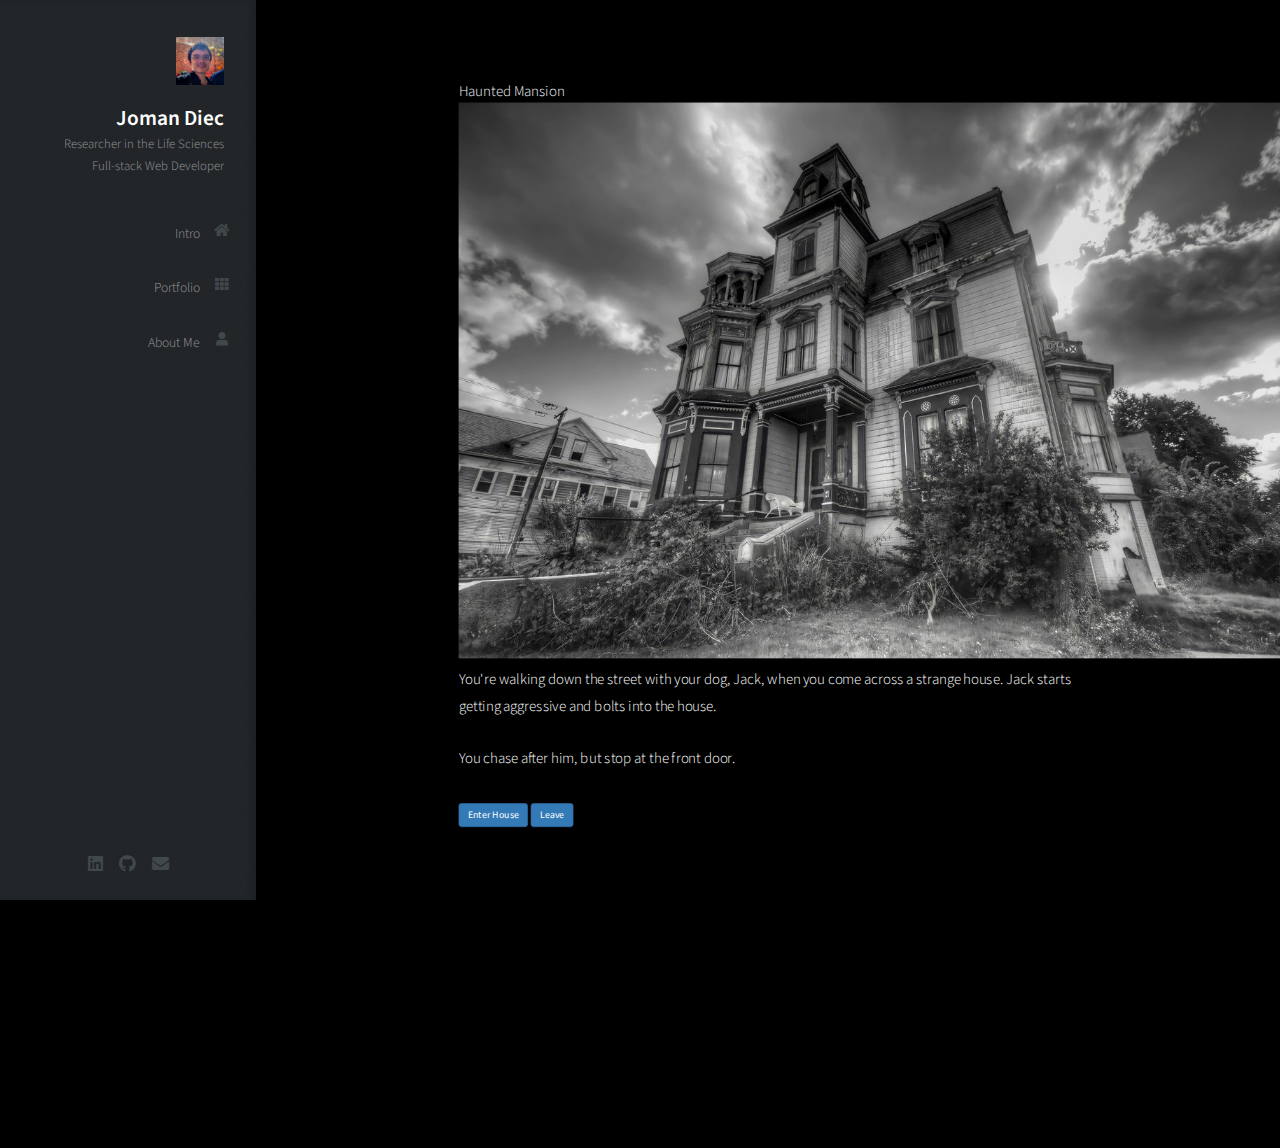
<file: haunted_mansion.html>
<!DOCTYPE html>
<html lang='en'>
<head>
  <title>Haunted Mansion</title>
  <meta name="viewport" content="width=device-width, initial-scale=1">
<link rel="stylesheet" href="https://maxcdn.bootstrapcdn.com/bootstrap/3.4.1/css/bootstrap.min.css">
  <link href="https://cdn.jsdelivr.net/npm/bootstrap@5.0.2/dist/css/bootstrap.min.css" rel="stylesheet" integrity="sha384-EVSTQN3/azprG1Anm3QDgpJLIm9Nao0Yz1ztcQTwFspd3yD65VohhpuuCOmLASjC" crossorigin="anonymous">
  <script src="https://ajax.googleapis.com/ajax/libs/jquery/3.6.0/jquery.min.js"></script>
  <script src="https://maxcdn.bootstrapcdn.com/bootstrap/3.4.1/js/bootstrap.min.js"></script>

  <style>

    .dark-mode {
      background-color: black;
      color: white;
    }

    [data-theme="dark"]{
      color: black;
    }

    .spoiler{ 
      color:transparent; 
      background-color:transparent;
    }
    
    .spoiler:hover{
      color: white;
      }
  </style>
  
  <title>Prologue by HTML5 UP</title>
  <meta charset="utf-8" />
  <meta name="viewport" content="width=device-width, initial-scale=1, user-scalable=no" />
  <link rel="stylesheet" href="assets/css/main.css" />
</head>

<body class="is-preload">
  <!-- Header -->
  <div id="header">

    <div class="top">

      <!-- Logo -->
        <div id="logo">
          <span class="image avatar48"><img src="images/profile_photo.jpg" alt="" /></span>
          <h1 id="title">Joman Diec</h1>
          <p>Researcher in the Life Sciences</p>
          <p>Full-stack Web Developer</p>
        </div>

      <!-- Nav -->
        <nav id="nav">
          <ul>
            <li><a href="index.html#top" id="top-link"><span class="icon solid fa-home">Intro</span></a></li>
            <li><a href="index.html#portfolio" id="portfolio-link"><span class="icon solid fa-th">Portfolio</span></a></li>
            <li><a href="index.html#about" id="about-link"><span class="icon solid fa-user">About Me</span></a></li>
            <!-- <li><a href="#contact" id="contact-link"><span class="icon solid fa-envelope">Contact</span></a></li> -->
          </ul>
        </nav>

    </div>

    <div class="bottom">

      <!-- Social Icons -->
        <ul class="icons">
          <!-- <li><a href="#" class="icon brands fa-twitter"><span class="label">Twitter</span></a></li> -->
          <li><a href="https://www.linkedin.com/in/joman-diec-6067b59/" class="icon brands fa-linkedin"><span class="label">LinkedIn</span></a></li>
          <li><a href="https://github.com/JomanDiec" class="icon brands fa-github"><span class="label">Github</span></a></li>
          <!-- <li><a href="#" class="icon brands fa-dribbble"><span class="label">Dribbble</span></a></li> -->
          <li><a href=""mailto:jobiochem@yahoo.com"" class="icon solid fa-envelope"><span class="label">Email</span></a></li>
        </ul>

    </div>

  </div>
<div id="main">
  <div 
    id='haunted_mansion' 
    class="card text-white; bg-dark mb-3; card border-danger mb-3" 
    style="padding: 40px 70px;transform: scale(0.7);position:relative;left:0px;top: -120px;">
    

  <div class="card-header">
    <h1 style="color: ghostwhite;">Haunted Mansion</h1>
  </div>
  
  <div id='start_page'>
    <img src="img/haunted_mansion.jpg" class="card-img-top" alt="Haunted Mansion" height="auto">
    <p>You're walking down the street with your dog, Jack, when you come across a strange house. Jack starts getting aggressive and bolts into the house.
    <br>
    <br>
    You chase after him, but stop at the front door.</p>
    <button id="enter_house_btn" type="button" class="btn btn-primary">Enter House</button>
    <button id="leave_btn" type="button" class="btn btn-primary">Leave</button>
  </div>

  <div id='game_over' style='display:none'>
    <img src="img/you_lose.gif" class="card-img-top" alt="you lose" height="auto">
    <p id='game_over_txt'>You leave and never see Jack again. You lose.</p>
    <br>
    <button id="start_over" type="button" class="btn btn-primary">Start Over</button>
  </div>

  <div id='grand_hall' style='display:none'>
    <img src="img/grand_hall.jpg" class="card-img-top" alt="grand hall" height="auto">
    <h3>Grand Hall</h3>
    <p>Looking around, you see doors to the...</p>
    <br>
    <button id="front_door_btn" type="button" class="btn btn-primary">Front Door</button>
    <button id="living_room_btn" type="button" class="btn btn-primary">Living Room</button>
    <button id="bedroom_btn" type="button" class="btn btn-primary">Bedroom</button>
    <button id="library_btn" type="button" class="btn btn-primary">Library</button>
    <button id="dining_room_btn" type="button" class="btn btn-primary">Dining Room</button>
  </div>

  <div id='front_door' style='display:none'>
    <img src="img/front_door.webp" class="card-img-top" alt="front door" height="auto">
    <br>
    <h3>Front Door</h3>
    <p id='front_door_locked'>Drat! I just came in through this door and now it's locked. How do I get out of here?</p>
    <p id='front_door_unlocked' style='display:none'>The front door key works!! I can leave. Except... aren't we forgetting our little friend?</p>
    <button id="front_grand_hall_btn" type="button" class="btn btn-primary">Return to Grand Hall</button>
    <button id="unlock_front_door_btn" type="button" class="btn btn-primary" style='display:none'>Unlock Front Door and Escape!</button>
  </div>

  <div id='you_win' style='display:none'>
    <img src="img/you_win.jpg" alt="you win!" height="auto">
    <h3>You Win! Congratulations!</h3>
    <p>You escaped the Haunted House with Jack. You go out for drinks to celebrate.</p>
    <br>
    <button id="new_game_btn" type="button" class="btn btn-primary">New game</button>
  </div>

  <div id='living_room' style='display:none'>
    <img src="img/living_room.jpg" class="card-img-top" alt="living room" height="auto">
    <br>
    <h3>Living Room</h3>
    <p>This room's pretty empty... wait, what's that?
      <br>
      <em>You see an oddly modern smart lock featuring bluetooth access, fingerprint scanner, and voice command. You try out the keypad</em></p>
      <input type="number" placeholder='Enter Combination' id="combination" data-theme ='dark'>
      <button id="combination_btn" type="button" class="btn btn-primary">
        Enter
      </button>
      <p id='combo_result'>   </p>
      <button id="living_grand_hall_btn" type="button" class="btn btn-primary">Return to Grand Hall</button>
  </div>

  <div id='found_key' style='display:none'>
    <img class="card-img-top" src="img/found_key.webp" alt="found the key!" height="auto">
    <br>
    <h3>It Worked!</h3>
    <p>You find a key inside the safe. I wonder what it's for?</p>
    <br>
      <button id="found_key_grand_hall_btn" type="button" class="btn btn-primary">Return to Grand Hall</button>
  </div>

  <div id='empty_safe' style='display:none'>
    <img src="img/empty_safe.jpg" class="card-img-top" alt="empty safe!" height="auto">
    <br>
    <h3>Living Room</h3>
    <p>Safe is already opened and you have they key!</p>
    <br>
      <button id="empty_safe_grand_hall_btn" type="button" class="btn btn-primary">Return to Grand Hall</button>
  </div>

  <div id='bedroom' style='display:none'>
    <img src="img/bedroom_door.jpg" class="card-img-top" alt="bedroom door" height="auto">
    <br>
    <h3>Bedroom</h3>
    <p>Hmm... door is locked.
      <br>
      <em>Ruffling sound</em>
      <br>
      There's something inside! Let's get out of here!! </p>
    <span>
      <button id="bedroom_grand_hall_btn" type="button" class="btn btn-primary" style='display:inline-block'>Return to Grand Hall</button>
      <button id="unlock_bedroom_btn" type="button" class="btn btn-primary" style='display:none'>Unlock Bedroom Door</button>
    </span>
  </div>

  <div id='jack_bedroom' style='display:none'>
    <img src="img/bedroom_dog.jpg" class="card-img-top" alt="Found Jack!" height="auto">
    <br>
    <h3>Bedroom</h3>
    <p>The key from the ghost worked!</p>

      <p>You found Jack! He's alive and well but a little grumpy for being woken up. Now we need to get out!</p>
    <br>
      <button id="jack_grand_hall_btn" type="button" class="btn btn-primary">Return to Grand Hall</button>
  </div>

  <div id='library' style='display:none'>
    <img src="img/library.jpg" class="card-img-top" alt="library" height="auto">
    <br>
    <h3>Library</h3>
    <p>Lots of books here. Wonder if there's anything worth reading...</p>
    <button id="the_closet_btn" type="button" class="btn btn-success">The Closet</button>
    <button id="temptress_btn" type="button" class="btn btn-success">My Tiny Little Temptress</button>
    <button id="last_messages_btn" type="button" class="btn btn-success">Last Messages</button>
    <br>
    <br>
    <button id="library_grand_hall_btn" type="button" class="btn btn-primary">Return to Grand Hall</button>
  </div>

  <div id='the_closet' style='display:none'>
    <img src="img/clawchaser.webp" class="card-img-top" alt="the closet" height="auto">
    <br>
    <h3>The Closet</h3>
    <p>"Dad!" she screamed.</p>
    <p>"Honey, I'm here. Is everything okay?" he asked.</p>      
    <p>She nodded. "Clawchaser won't let me sleep."</p>
    <p>"Clawchaser? That's funny, when I was a kid, my monster's name was Clawchaser too! Maybe he's coming for me, not you." he laughed.</p>      
    <p>She reached to turn off the light.</p>      
    <p>"He told me the same thing." </p>
    <button id="finish_closet_btn" type="button" class="btn btn-primary">Finish Reading</button>
  </div>

  <div id='temptress' style='display:none'>
    <img src="img/temptress.webp" class="card-img-top" alt="my tiny little temptress" height="auto">
    <br>
    <h3>My Tiny Little Temptress</h3>
      <p>60% of marriages end in infidelity. All the signs were there, but I didn’t want to believe it. It took a while to accept, but I knew the truth. My husband was cheating on me.</p>
      <p>Something had to be done, obviously. I love my husband. I’m not having some little temptress steal him away from me! So I took matters into my own hands.</p>
      <p>Thank god she’s still little. I don’t think I could have drowned her that easily if she could walk just yet.</p>
      <br>
      <p><em>Wait what is that written on the side?</em></p>

      <span class='spoiler'>"Combo: 0666"</span>
    <button id="finish_temptress_btn" type="button" class="btn btn-primary">Finish Reading</button>
  </div>

  <div id='last_messages' style='display:none'>
    <img src="img/axe_murderer.jpg" class="card-img-top" alt="last messages" height="auto">    
    <p>I love you mom</p>
    <p>I can hear footsteps on the stairs I think he’s outside my room</p>
    <p>I hear sirens but they’re far away</p>
    <p>I’m hiding in the closet I hope he didn’t hear me</p>
    <p>hang on I heard something downstairs</p>
    <p>the cops are already here looking for him, they’ll catch him</p>
    <p>Don’t worry mom, I’m SAFE, I love you.</p>
    <p>The cops said he’s some escaped serial killer and he’s been breaking into homes around the area</p>
    <p>Yes mom it’s on the news now. Ill keep my doors locked.</p>

    <p><em>* Messages are displayed in chronological order, with most recent at the top.</em></p>
    <button id="finish_messages_btn" type="button" class="btn btn-primary">Finish Reading</button>
  </div>

  <div id='dining_room' style='display:none'>
    <img src="img/dining_room.jpg" class="card-img-top" alt="dining room" height="auto">
    <br>
    <h3>Dining room</h3>
    <p><em>"whoo-oo-oo-oo..."</em></p>

    <p id='ghost_intro'>Oh whoops. You weren't supposed to see us. I thought you were going to the other room. Now that you found us, I'll give you a gift if you answer my riddle:</p>
    <p id='ghost_dismiss' style='display:none'>What are you doing back here? I already gave you the key. Shooo!!!</p>
    
    <div id='rand_riddle'><em></em></div>
      <input type="text" placeholder='Enter Answer' id="riddle_answer_box" data-theme ='dark'> <button id="riddle_answer_btn" type="button" class="btn btn-primary">Enter</button>
      <p id='riddle_result'>   </p>
    <button id="dining_grand_hall_btn" type="button" class="btn btn-primary">Return to Grand Hall</button>
  </div>

  <div id='found_bedroom_key' style='display:none'>
    <img class="card-img-top" src="img/bedroom_key.jpg" alt="solved the riddle!" height="auto">
    <br>
    <h3>You Got It!</h3>
    <p>"Blast, you're too smart! Here's my gift."</p>
    <br>
      <button id="bedroom_key_grand_hall_btn" type="button" class="btn btn-primary">Return to Grand Hall</button>
  </div>

  <div id='angry_ghost' style='display:none'>
    <img src="img/angry_ghost.webp" class="card-img-top" alt="angry ghost!" height="auto">
    <h2>An angry ghost has found you!</h2>
    <h4 id='escape_key' style='color:red'></h4>
    <br>
    <h4 id='escape_result' style='color:red'></h4>
    <br>
      <button id="ghost_grand_hall_btn" type="button" class="btn btn-primary" style="display:none">Return to Grand Hall</button>
  </div>
</div>

<audio id='scream' src='img/female_scream.wav' preload></audio>
</div>
  <script>
    var min = Math.ceil(0);
    var max = Math.floor(2);
    var rand_index;
    const char_set = 'ABCDEFGHIJKLMNOPQRSTUVWXYZ';
    var rand_char;
    var health = 5;

    const riddles = [
      {'question':'<p>The person who built it sold it.</p><p>The person who bought it never used it.</p><p>The person who used it never saw it.</p><p>What is it?</p>', 'answer':'coffin'},
      {'question':"<p>I have a name but it isn\’t mine</p><p>You don\’t think about me while in your prime</p><p>People cry when I\’m in their sight</p><p>Others lie with me all day and night.</p><p>What am I?</p>", 'answer':'tombstone'},
      {'question':'<p>Can I <b>count</b> on you to tell me the next three letters in the sequence:</p><p>OTTFFSS?</p>', 'answer':'ENT'},
      ]

    document.addEventListener('DOMContentLoaded', () => {

      document.body.classList.toggle('dark-mode');
      var found_jack = false;
      
      //Start page
      let start_page = document.getElementById('start_page');
      let enter_house_btn = document.getElementById('enter_house_btn');
      let leave_btn = document.getElementById('leave_btn');

      //start page enter house button
      let grand_hall = document.getElementById('grand_hall');
      enter_house_btn.addEventListener('click' , () => {
        showHideRoom(grand_hall, start_page);
      });

      //start page leave button
      leave_btn.addEventListener('click', () => {
        console.log('hide start and show game over screen')
        game_over_txt.innerHTML = 'You leave and never see Jack again. You lose.';
        showHideRoom(game_over, start_page);
      });

      //Game over page
      let game_over = document.getElementById('game_over');
      let start_over_btn = document.getElementById('start_over');
      
      //game over page start over button
      start_over_btn.addEventListener('click' , () => {
        found_jack = false;
        bedroom_key = false;
        front_door_key = false;
        health = 5;
        unlock_bedroom_btn.style.display = 'none';
        unlock_front_door_btn.style.display = 'none';
        showHideRoom(start_page, game_over);
      });


      //grand hall buttons
      let front_door_btn = document.getElementById('front_door_btn');
      let living_room_btn = document.getElementById('living_room_btn');
      let bedroom_btn = document.getElementById('bedroom_btn');
      let library_btn = document.getElementById('library_btn');
      let dining_room_btn = document.getElementById('dining_room_btn');

      //front door page
      let front_grand_hall_btn = document.getElementById('front_grand_hall_btn');
      front_grand_hall_btn.addEventListener('click' , () => {
        showHideRoom(grand_hall, front_door);
      });

      let front_door = document.getElementById('front_door');
      let unlock_front_door_btn = document.getElementById('unlock_front_door_btn');
      front_door_btn.addEventListener('click' , () => {
        if(front_door_key == true){
          unlock_front_door_btn.style.display = 'inline-block';
        }
        showHideRoom(front_door, grand_hall);
      });

      let front_door_locked = document.getElementById('front_door_locked');
      let front_door_unlocked = document.getElementById('front_door_unlocked');
      let you_win = document.getElementById('you_win');
      unlock_front_door_btn.addEventListener('click' , () => {
        if (found_jack == false){
          front_door_locked.style.display = 'none';
          front_door_unlocked.style.display = 'block';
        } else{
          showHideRoom(you_win, front_door);
        }
      });
      
      //game win page
      let new_game_btn = document.getElementById('new_game_btn');
      new_game_btn.addEventListener('click' , () => {
        found_jack = false;
        bedroom_key = false;
        front_door_key = false;
        health = 5;
        unlock_bedroom_btn.style.display = 'none';
        unlock_front_door_btn.style.display = 'none';
        showHideRoom(start_page, you_win);
      });

      //living room page
      let living_room = document.getElementById('living_room');
      let empty_safe = document.getElementById('empty_safe')
      living_room_btn.addEventListener('click' , () => {
        if(front_door_key == false){
          combination.value = '';
          showHideRoom(living_room, grand_hall);
          combination.disabled = false;
          combination_btn.disabled = false;
          combo_result.innerHTML = '';
          tries_left = 3;
        } else {
          showHideRoom(empty_safe, grand_hall);
        }
      });

      let living_grand_hall_btn = document.getElementById('living_grand_hall_btn');
      living_grand_hall_btn.addEventListener('click' , () => {
        showHideRoom(grand_hall, living_room);
      });

      let combination = document.getElementById('combination');
      let combination_btn = document.getElementById('combination_btn');
      let combo_result = document.getElementById('combo_result');
      combination_btn.addEventListener('click', () => {
        console.log('click guesser');
        enterCombo(combination.value);
      });
      combination.addEventListener('keypress', function (e) {
        if (e.key === 'Enter') {
          console.log('enter button works!');
          enterCombo(combination.value);
        }
      });
      
      let found_key_grand_hall_btn = document.getElementById('found_key_grand_hall_btn');
      let found_key = document.getElementById('found_key');
      found_key_grand_hall_btn.addEventListener('click' , () => {
        showHideRoom(grand_hall, found_key);
      });

      let empty_safe_grand_hall_btn = document.getElementById('empty_safe_grand_hall_btn');
      empty_safe_grand_hall_btn.addEventListener('click', () => {
        showHideRoom(grand_hall, empty_safe);
      });

      //bedroom
      let bedroom = document.getElementById('bedroom');
      let unlock_bedroom_btn = document.getElementById('unlock_bedroom_btn');
      bedroom_btn.addEventListener('click' , () => {
        if(bedroom_key == true){
          unlock_bedroom_btn.style.display = 'inline-block';
        }
        showHideRoom(bedroom, grand_hall);
      });
     
      let bedroom_grand_hall_btn = document.getElementById('bedroom_grand_hall_btn');
      let jack_grand_hall_btn = document.getElementById('jack_grand_hall_btn');
      unlock_bedroom_btn.addEventListener('click' , () => {
        showHideRoom(jack_bedroom, bedroom);
        found_jack = true;
      });
      bedroom_grand_hall_btn.addEventListener('click' , () => {
        showHideRoom(grand_hall, bedroom);
      });
      jack_grand_hall_btn.addEventListener('click' , () => {
        showHideRoom(grand_hall, jack_bedroom);
      });

      //library + books
      let library = document.getElementById('library');
      library_btn.addEventListener('click' , () => {
        showHideRoom(library, grand_hall);
      });
      
      let library_grand_hall_btn = document.getElementById('library_grand_hall_btn');
      library_grand_hall_btn.addEventListener('click' , () => {
        showHideRoom(grand_hall, library);
      });

      let the_closet = document.getElementById('the_closet');
      let the_closet_btn = document.getElementById('the_closet_btn');
      the_closet_btn.addEventListener('click' , () => {
        showHideRoom(the_closet, library);
      });


      // AJ Changes

      // <button class="btn_room" onclick="showRoom('the_library')">Whatever</button>

      
      // <button class="btn_room" data-room="the_library">Whatever</button>

      // let btn_change_rooms = document.getElementsByClassName("btn_room")
      // for (btn on btn_change_rooms) {

      //   btn_change_rooms.addEventListener('click' , () => {
      //     room_name = this.data_room // the_closet
      //     showRoom(room_name);
      //   });

      // }










      let finish_closet_btn = document.getElementById('finish_closet_btn');
      finish_closet_btn.addEventListener('click' , () => {
        showHideRoom(library, the_closet);
      });

      let temptress = document.getElementById('temptress');
      let temptress_btn = document.getElementById('temptress_btn');
      temptress_btn.addEventListener('click' , () => {
        showHideRoom(temptress, library);
      });

      let finish_temptress_btn = document.getElementById('finish_temptress_btn');
      finish_temptress_btn.addEventListener('click' , () => {
        showHideRoom(library, temptress);
      });

      let last_messages = document.getElementById('last_messages');
      let last_messages_btn = document.getElementById('last_messages_btn');
      last_messages_btn.addEventListener('click' , () => {
        showHideRoom(last_messages, library);
      });

      let finish_messages_btn = document.getElementById('finish_messages_btn');
      finish_messages_btn.addEventListener('click' , () => {
        showHideRoom(library, last_messages);
      });

      //dining room
      let dining_room = document.getElementById('dining_room');
      let rand_riddle = document.getElementById('rand_riddle');
      let riddle_answer_box = document.getElementById('riddle_answer_box');
      let ghost_intro = document.getElementById('ghost_intro');
      let ghost_dismiss = document.getElementById('ghost_dismiss');
      dining_room_btn.addEventListener('click' , () => {
        if(bedroom_key == false){
          riddle_answer_box.value = '';
          rand_index = Math.floor(Math.random() * (max - min + 1) + min);
          rand_riddle.firstChild.innerHTML = riddles[rand_index].question;
          riddle_answer_box.disabled = false;
          riddle_answer_btn.disabled = false;
          riddle_result.innerHTML = '';
          tries_left = 3;
        } else{
          rand_riddle.style.display = 'none';
          riddle_result.style.display = 'none';
          ghost_intro.style.display = 'none';
          ghost_dismiss.style.display = 'block';
          riddle_answer_box.style.display = 'none';
          riddle_answer_btn.style.display = 'none';
        }
        showHideRoom(dining_room, grand_hall);
      });

      let riddle_answer_btn = document.getElementById('riddle_answer_btn');
      let riddle_result = document.getElementById('riddle_result');
      riddle_answer_btn.addEventListener('click', () => {
        console.log('click riddle guesser');
        answerRiddle(riddle_answer_box.value);
      });
      riddle_answer_box.addEventListener('keypress', function (e) {
        if (e.key === 'Enter') {
          console.log('enter riddle button works!');
          answerRiddle(riddle_answer_box.value);
        }
      });

      let dining_grand_hall_btn = document.getElementById('dining_grand_hall_btn');
      dining_grand_hall_btn.addEventListener('click' , () => {
        showHideRoom(grand_hall, dining_room);
      });

      let bedroom_key_grand_hall_btn = document.getElementById('bedroom_key_grand_hall_btn');
      let found_bedroom_key = document.getElementById('found_bedroom_key');
      bedroom_key_grand_hall_btn.addEventListener('click' , () => {
        showHideRoom(grand_hall, found_bedroom_key);
      });

      let ghost_grand_hall_btn = document.getElementById('ghost_grand_hall_btn');
      ghost_grand_hall_btn.addEventListener('click' , () => {
        ghost_grand_hall_btn.style.display = "none";
        escape_result.innerHTML = '';
        escape_ghost = false;
        showHideRoom(grand_hall, angry_ghost);
      });

      //random encounter page and escape function
      let angry_ghost = document.getElementById('angry_ghost');
      document.addEventListener('keydown', function (e) {
        console.log('nothing happens');
        if(angry_ghost.style.display == "block" && ghost_grand_hall_btn.style.display == "none"){
          console.log(rand_char);
          if (e.key.toUpperCase() === rand_char) {
            console.log('escapeGhost works!');
            escapeGhost()
          }        
        }              
      });

    }); //end page load event

    //FUNCTIONS
    //function for switching between rooms and random encounter
    var escape_ghost = false
    let escape_result = document.getElementById('escape_result');
    let game_over_txt = document.getElementById('game_over_txt');

    // show and hide rooms
    function showHideRoom(show_room, hide_room) {
      var scream = document.getElementById('scream');

      // rooms that will not trigger a random encounter
      if(
        hide_room.id == 'start_page' || 
        hide_room.id == 'game_over' || 
        hide_room.id == 'angry_ghost' ||
        hide_room.id == 'you_win' || 
        show_room.id == 'found_key' || 
        show_room.id == 'found_bedroom_key' || 
        show_room.id == 'jack_bedroom'){
        console.log('no encounter for ' + hide_room.id);
        show_room.style.display = 'block';
        hide_room.style.display = 'none';
      } 
      else {

        // The rooms you may have a random encounter
        // If the random encounter is triggered...
        if(Math.random() < 0.25){
          scream.volume = 1;
          scream.play();
          rand_char = char_set.charAt(Math.floor(Math.random() * char_set.length))
          escape_key.innerHTML = 'Press ' + rand_char + ' to escape!'
          ghost_grand_hall_btn.style.display = 'none'
          angry_ghost.style.display = 'block';
          hide_room.style.display = 'none';
          setTimeout(function(){
            if (escape_ghost == false) {
              health -= 1;
              if(health != 0){
                var mansion = document.getElementById('haunted_mansion');

                // make mansion blink
                setTimeout(function() {
                  mansion.classList.toggle('bg-dark');
                    setTimeout(function() {
                      mansion.classList.toggle('bg-dark');
                        setTimeout(function() {
                          mansion.classList.toggle('bg-dark');
                            setTimeout(function() {
                              mansion.classList.toggle('bg-dark');
                            }, 100);
                        }, 100);
                    }, 100);
                }, 0);
               
                escape_result.innerHTML = 'Too slow! You almost have a heart attack as you escape. You have ' + health + ' health left.'
                ghost_grand_hall_btn.style.display = 'block'
                console.log('too slow');
              }else{
                game_over_txt.innerHTML = 'The ghost scared you to death! You lose, never learning what happened to Jack...'
                angry_ghost.style.display = 'none';
                game_over.style.display = 'block';
              }                  
            }
            }, 1200);
        } else{
          show_room.style.display = 'block';
          hide_room.style.display = 'none';
        }
      }      
    }

    //escape ghost function
    function escapeGhost() {
      console.log('escapeGhost triggered')
      escape_ghost = true;
      escape_result.innerHTML = 'Success! You manage to lose the ghost.'
      ghost_grand_hall_btn.style.display = 'block'
    }

    //combination check function
    let tries_left = 3;
    var front_door_key = false;
    function enterCombo(combo){
      console.log(combo);
      if (combo != '0666'){
        if (tries_left > 1){
          console.log('wrong combo')
          combo_result.innerHTML = combo + ' is the wrong combination. Try Again!';
          tries_left -= 1;
          console.log(tries_left + ' tries left')
          combination.value = ''
        } else {
          combo_result.innerHTML = 'Hmm...timed out. Maybe I can try again later.';
          tries_left = 3;
          combination.disabled = true;
          combination_btn.disabled = true;
          combination.value = ''
        }
      } else {
        console.log('correct')
        showHideRoom(found_key, living_room);
        front_door_key = true;
      }
    }

    //riddle check function
    var bedroom_key = false;
    function answerRiddle(answer){
      let riddle_answer = riddles[rand_index].answer;
      console.log(answer);
      if (answer.toUpperCase() != riddle_answer.toUpperCase()){
        if (tries_left > 1){
          console.log('wrong answer');
          riddle_result.innerHTML = 'Wrong. Try Again!';
          tries_left -= 1;
          console.log(tries_left + ' tries left')
          riddle_answer_box.value = '';
        } else {
          riddle_result.innerHTML = '<p>' + riddle_answer + '!!! BU WA HAHAHA!!!</p><p>... and just like that, the ghost flew away.</p>';
          tries_left = 3;
          riddle_answer_box.disabled = true;
          riddle_answer_btn.disabled = true;
          riddle_answer_box.value = '';
        }
      } else {
        console.log('correct')
        showHideRoom(found_bedroom_key, dining_room);
        bedroom_key = true;
      }
    }

  </script>
		<!-- Scripts -->
    <script src="assets/js/jquery.min.js"></script>
    <script src="assets/js/jquery.scrolly.min.js"></script>
    <script src="assets/js/jquery.scrollex.min.js"></script>
    <script src="assets/js/browser.min.js"></script>
    <script src="assets/js/breakpoints.min.js"></script>
    <script src="assets/js/util.js"></script>
    <script src="assets/js/main.js"></script>
</body>
</html>
</file>
<file: assets/css/main.css>
@import url("fontawesome-all.min.css");
@import url("https://fonts.googleapis.com/css?family=Source+Sans+Pro:300,300italic,400,600");

/*
	Prologue by HTML5 UP
	html5up.net | @ajlkn
	Free for personal and commercial use under the CCA 3.0 license (html5up.net/license)
*/

.iframe-container{
    position: relative;
    width: 103%;
    padding-bottom: 188.5%; 
    height: 100;
}
.iframe-container iframe{
    position: absolute;
    top:0;
    left: 0;
    width: 100%;
    height: 100%;
}

html, body, div, span, applet, object,
iframe, h1, h2, h3, h4, h5, h6, p, blockquote,
pre, a, abbr, acronym, address, big, cite,
code, del, dfn, em, img, ins, kbd, q, s, samp,
small, strike, strong, sub, sup, tt, var, b,
u, i, center, dl, dt, dd, ol, ul, li, fieldset,
form, label, legend, table, caption, tbody,
tfoot, thead, tr, th, td, article, aside,
canvas, details, embed, figure, figcaption,
footer, header, hgroup, menu, nav, output, ruby,
section, summary, time, mark, audio, video {
	margin: 0;
	padding: 0;
	border: 0;
	font-size: 100%;
	font: inherit;
	vertical-align: baseline;}

article, aside, details, figcaption, figure,
footer, header, hgroup, menu, nav, section {
	display: block;}

body {
	line-height: 1;
}

ol, ul {
	list-style: none;
}

blockquote, q {
	quotes: none;
}

	blockquote:before, blockquote:after, q:before, q:after {
		content: '';
		content: none;
	}

table {
	border-collapse: collapse;
	border-spacing: 0;
}

body {
	-webkit-text-size-adjust: none;
}

mark {
	background-color: transparent;
	color: inherit;
}

input::-moz-focus-inner {
	border: 0;
	padding: 0;
}

input, select, textarea {
	-moz-appearance: none;
	-webkit-appearance: none;
	-ms-appearance: none;
	appearance: none;
}

/* Basic */

	html {
		box-sizing: border-box;
	}

	*, *:before, *:after {
		box-sizing: inherit;
	}

	body {
		background: #fff;
		font-family: 'Source Sans Pro', sans-serif;
		font-size: 19pt;
		font-weight: 300;
		line-height: 1.75em;
		color: #888;
	}

		body.is-preload *, body.is-preload *:before, body.is-preload *:after {
			-moz-animation: none !important;
			-webkit-animation: none !important;
			-ms-animation: none !important;
			animation: none !important;
			-moz-transition: none !important;
			-webkit-transition: none !important;
			-ms-transition: none !important;
			transition: none !important;
		}

	input, textarea, select {
		font-family: 'Source Sans Pro', sans-serif;
		font-size: 19pt;
		font-weight: 300;
		line-height: 1.75em;
		color: #888;
	}

	h1, h2, h3, h4, h5, h6 {
		font-weight: 300;
		color: #666;
		line-height: 1.5em;
	}

	h1 a, h2 a, h3 a, h4 a, h5 a, h6 a {
		color: inherit;
		text-decoration: none;
	}

		h1 a strong, h2 a strong, h3 a strong, h4 a strong, h5 a strong, h6 a strong {
			color: #333;
		}

	h2 {
		font-size: 2em;
		letter-spacing: -1px;
	}

		h2.alt {
			color: #888;
		}

			h2.alt strong {
				color: #666;
			}

	h3 {
		font-size: 1.5em;
	}

	header {
		margin: 0 0 2em 0;
	}

		header > p {
			margin: 1em 0 0 0;
		}

	footer {
		margin: 2em 0 0 0;
	}

	strong, b {
		font-weight: 300;
		color: #666;
	}

	em, i {
		font-style: italic;
	}

	a {
		text-decoration: none;
		color: inherit;
		border-bottom: dotted 1px rgba(128, 128, 128, 0.5);
		-moz-transition: color 0.35s ease-in-out, border-bottom-color 0.35s ease-in-out;
		-webkit-transition: color 0.35s ease-in-out, border-bottom-color 0.35s ease-in-out;
		-ms-transition: color 0.35s ease-in-out, border-bottom-color 0.35s ease-in-out;
		transition: color 0.35s ease-in-out, border-bottom-color 0.35s ease-in-out;
		outline: 0;
	}

		a:hover {
			color: #E27689;
			border-bottom-color: rgba(255, 255, 255, 0);
		}

	sub {
		position: relative;
		top: 0.5em;
		font-size: 0.8em;
	}

	sup {
		position: relative;
		top: -0.5em;
		font-size: 0.8em;
	}

	hr {
		border: 0;
		border-top: solid 1px #ddd;
	}

	blockquote {
		border-left: solid 0.5em #ddd;
		padding: 1em 0 1em 2em;
		font-style: italic;
	}

	p, ul, ol, dl, table {
		margin-bottom: 2em;
	}

	br.clear {
		clear: both;
	}

/* Container */

	.container {
		margin: 0 auto;
		max-width: 100%;
		width: 1400px;
	}

		@media screen and (min-width: 961px) and (max-width: 1880px) {

			.container {
				width: 1200px;
			}

		}

		@media screen and (min-width: 961px) and (max-width: 1620px) {

			.container {
				width: 960px;
			}

		}

		@media screen and (min-width: 961px) and (max-width: 1320px) {

			.container {
				width: 100%;
			}

		}

		@media screen and (max-width: 960px) {

			.container {
				width: 100%;
			}

		}

		@media screen and (max-width: 736px) {

			.container {
				width: 100%;
			}

		}

/* Row */

	.row {
		display: flex;
		flex-wrap: wrap;
		box-sizing: border-box;
		align-items: stretch;
	}

		.row > * {
			box-sizing: border-box;
		}

		.row.gtr-uniform > * > :last-child {
			margin-bottom: 0;
		}

		.row.aln-left {
			justify-content: flex-start;
		}

		.row.aln-center {
			justify-content: center;
		}

		.row.aln-right {
			justify-content: flex-end;
		}

		.row.aln-top {
			align-items: flex-start;
		}

		.row.aln-middle {
			align-items: center;
		}

		.row.aln-bottom {
			align-items: flex-end;
		}

		.row > .imp {
			order: -1;
		}

		.row > .col-1 {
			width: 8.33333%;
		}

		.row > .off-1 {
			margin-left: 8.33333%;
		}

		.row > .col-2 {
			width: 16.66667%;
		}

		.row > .off-2 {
			margin-left: 16.66667%;
		}

		.row > .col-3 {
			width: 25%;
		}

		.row > .off-3 {
			margin-left: 25%;
		}

		.row > .col-4 {
			width: 33.33333%;
		}

		.row > .off-4 {
			margin-left: 33.33333%;
		}

		.row > .col-5 {
			width: 41.66667%;
		}

		.row > .off-5 {
			margin-left: 41.66667%;
		}

		.row > .col-6 {
			width: 50%;
		}

		.row > .off-6 {
			margin-left: 50%;
		}

		.row > .col-7 {
			width: 58.33333%;
		}

		.row > .off-7 {
			margin-left: 58.33333%;
		}

		.row > .col-8 {
			width: 66.66667%;
		}

		.row > .off-8 {
			margin-left: 66.66667%;
		}

		.row > .col-9 {
			width: 75%;
		}

		.row > .off-9 {
			margin-left: 75%;
		}

		.row > .col-10 {
			width: 83.33333%;
		}

		.row > .off-10 {
			margin-left: 83.33333%;
		}

		.row > .col-11 {
			width: 91.66667%;
		}

		.row > .off-11 {
			margin-left: 91.66667%;
		}

		.row > .col-12 {
			width: 100%;
		}

		.row > .off-12 {
			margin-left: 100%;
		}

		.row.gtr-0 {
			margin-top: 0px;
			margin-left: 0px;
		}

			.row.gtr-0 > * {
				padding: 0px 0 0 0px;
			}

			.row.gtr-0.gtr-uniform {
				margin-top: 0px;
			}

				.row.gtr-0.gtr-uniform > * {
					padding-top: 0px;
				}

		.row.gtr-25 {
			margin-top: -10px;
			margin-left: -10px;
		}

			.row.gtr-25 > * {
				padding: 10px 0 0 10px;
			}

			.row.gtr-25.gtr-uniform {
				margin-top: -10px;
			}

				.row.gtr-25.gtr-uniform > * {
					padding-top: 10px;
				}

		.row.gtr-50 {
			margin-top: -20px;
			margin-left: -20px;
		}

			.row.gtr-50 > * {
				padding: 20px 0 0 20px;
			}

			.row.gtr-50.gtr-uniform {
				margin-top: -20px;
			}

				.row.gtr-50.gtr-uniform > * {
					padding-top: 20px;
				}

		.row {
			margin-top: -40px;
			margin-left: -40px;
		}

			.row > * {
				padding: 40px 0 0 40px;
			}

			.row.gtr-uniform {
				margin-top: -40px;
			}

				.row.gtr-uniform > * {
					padding-top: 40px;
				}

		.row.gtr-150 {
			margin-top: -60px;
			margin-left: -60px;
		}

			.row.gtr-150 > * {
				padding: 60px 0 0 60px;
			}

			.row.gtr-150.gtr-uniform {
				margin-top: -60px;
			}

				.row.gtr-150.gtr-uniform > * {
					padding-top: 60px;
				}

		.row.gtr-200 {
			margin-top: -80px;
			margin-left: -80px;
		}

			.row.gtr-200 > * {
				padding: 80px 0 0 80px;
			}

			.row.gtr-200.gtr-uniform {
				margin-top: -80px;
			}

				.row.gtr-200.gtr-uniform > * {
					padding-top: 80px;
				}

		@media screen and (min-width: 961px) and (max-width: 1880px) {

			.row {
				display: flex;
				flex-wrap: wrap;
				box-sizing: border-box;
				align-items: stretch;
			}

				.row > * {
					box-sizing: border-box;
				}

				.row.gtr-uniform > * > :last-child {
					margin-bottom: 0;
				}

				.row.aln-left {
					justify-content: flex-start;
				}

				.row.aln-center {
					justify-content: center;
				}

				.row.aln-right {
					justify-content: flex-end;
				}

				.row.aln-top {
					align-items: flex-start;
				}

				.row.aln-middle {
					align-items: center;
				}

				.row.aln-bottom {
					align-items: flex-end;
				}

				.row > .imp-wide {
					order: -1;
				}

				.row > .col-1-wide {
					width: 8.33333%;
				}

				.row > .off-1-wide {
					margin-left: 8.33333%;
				}

				.row > .col-2-wide {
					width: 16.66667%;
				}

				.row > .off-2-wide {
					margin-left: 16.66667%;
				}

				.row > .col-3-wide {
					width: 25%;
				}

				.row > .off-3-wide {
					margin-left: 25%;
				}

				.row > .col-4-wide {
					width: 33.33333%;
				}

				.row > .off-4-wide {
					margin-left: 33.33333%;
				}

				.row > .col-5-wide {
					width: 41.66667%;
				}

				.row > .off-5-wide {
					margin-left: 41.66667%;
				}

				.row > .col-6-wide {
					width: 50%;
				}

				.row > .off-6-wide {
					margin-left: 50%;
				}

				.row > .col-7-wide {
					width: 58.33333%;
				}

				.row > .off-7-wide {
					margin-left: 58.33333%;
				}

				.row > .col-8-wide {
					width: 66.66667%;
				}

				.row > .off-8-wide {
					margin-left: 66.66667%;
				}

				.row > .col-9-wide {
					width: 75%;
				}

				.row > .off-9-wide {
					margin-left: 75%;
				}

				.row > .col-10-wide {
					width: 83.33333%;
				}

				.row > .off-10-wide {
					margin-left: 83.33333%;
				}

				.row > .col-11-wide {
					width: 91.66667%;
				}

				.row > .off-11-wide {
					margin-left: 91.66667%;
				}

				.row > .col-12-wide {
					width: 100%;
				}

				.row > .off-12-wide {
					margin-left: 100%;
				}

				.row.gtr-0 {
					margin-top: 0px;
					margin-left: 0px;
				}

					.row.gtr-0 > * {
						padding: 0px 0 0 0px;
					}

					.row.gtr-0.gtr-uniform {
						margin-top: 0px;
					}

						.row.gtr-0.gtr-uniform > * {
							padding-top: 0px;
						}

				.row.gtr-25 {
					margin-top: -10px;
					margin-left: -10px;
				}

					.row.gtr-25 > * {
						padding: 10px 0 0 10px;
					}

					.row.gtr-25.gtr-uniform {
						margin-top: -10px;
					}

						.row.gtr-25.gtr-uniform > * {
							padding-top: 10px;
						}

				.row.gtr-50 {
					margin-top: -20px;
					margin-left: -20px;
				}

					.row.gtr-50 > * {
						padding: 20px 0 0 20px;
					}

					.row.gtr-50.gtr-uniform {
						margin-top: -20px;
					}

						.row.gtr-50.gtr-uniform > * {
							padding-top: 20px;
						}

				.row {
					margin-top: -40px;
					margin-left: -40px;
				}

					.row > * {
						padding: 40px 0 0 40px;
					}

					.row.gtr-uniform {
						margin-top: -40px;
					}

						.row.gtr-uniform > * {
							padding-top: 40px;
						}

				.row.gtr-150 {
					margin-top: -60px;
					margin-left: -60px;
				}

					.row.gtr-150 > * {
						padding: 60px 0 0 60px;
					}

					.row.gtr-150.gtr-uniform {
						margin-top: -60px;
					}

						.row.gtr-150.gtr-uniform > * {
							padding-top: 60px;
						}

				.row.gtr-200 {
					margin-top: -80px;
					margin-left: -80px;
				}

					.row.gtr-200 > * {
						padding: 80px 0 0 80px;
					}

					.row.gtr-200.gtr-uniform {
						margin-top: -80px;
					}

						.row.gtr-200.gtr-uniform > * {
							padding-top: 80px;
						}

		}

		@media screen and (min-width: 961px) and (max-width: 1620px) {

			.row {
				display: flex;
				flex-wrap: wrap;
				box-sizing: border-box;
				align-items: stretch;
			}

				.row > * {
					box-sizing: border-box;
				}

				.row.gtr-uniform > * > :last-child {
					margin-bottom: 0;
				}

				.row.aln-left {
					justify-content: flex-start;
				}

				.row.aln-center {
					justify-content: center;
				}

				.row.aln-right {
					justify-content: flex-end;
				}

				.row.aln-top {
					align-items: flex-start;
				}

				.row.aln-middle {
					align-items: center;
				}

				.row.aln-bottom {
					align-items: flex-end;
				}

				.row > .imp-normal {
					order: -1;
				}

				.row > .col-1-normal {
					width: 8.33333%;
				}

				.row > .off-1-normal {
					margin-left: 8.33333%;
				}

				.row > .col-2-normal {
					width: 16.66667%;
				}

				.row > .off-2-normal {
					margin-left: 16.66667%;
				}

				.row > .col-3-normal {
					width: 25%;
				}

				.row > .off-3-normal {
					margin-left: 25%;
				}

				.row > .col-4-normal {
					width: 33.33333%;
				}

				.row > .off-4-normal {
					margin-left: 33.33333%;
				}

				.row > .col-5-normal {
					width: 41.66667%;
				}

				.row > .off-5-normal {
					margin-left: 41.66667%;
				}

				.row > .col-6-normal {
					width: 50%;
				}

				.row > .off-6-normal {
					margin-left: 50%;
				}

				.row > .col-7-normal {
					width: 58.33333%;
				}

				.row > .off-7-normal {
					margin-left: 58.33333%;
				}

				.row > .col-8-normal {
					width: 66.66667%;
				}

				.row > .off-8-normal {
					margin-left: 66.66667%;
				}

				.row > .col-9-normal {
					width: 75%;
				}

				.row > .off-9-normal {
					margin-left: 75%;
				}

				.row > .col-10-normal {
					width: 83.33333%;
				}

				.row > .off-10-normal {
					margin-left: 83.33333%;
				}

				.row > .col-11-normal {
					width: 91.66667%;
				}

				.row > .off-11-normal {
					margin-left: 91.66667%;
				}

				.row > .col-12-normal {
					width: 100%;
				}

				.row > .off-12-normal {
					margin-left: 100%;
				}

				.row.gtr-0 {
					margin-top: 0px;
					margin-left: 0px;
				}

					.row.gtr-0 > * {
						padding: 0px 0 0 0px;
					}

					.row.gtr-0.gtr-uniform {
						margin-top: 0px;
					}

						.row.gtr-0.gtr-uniform > * {
							padding-top: 0px;
						}

				.row.gtr-25 {
					margin-top: -10px;
					margin-left: -10px;
				}

					.row.gtr-25 > * {
						padding: 10px 0 0 10px;
					}

					.row.gtr-25.gtr-uniform {
						margin-top: -10px;
					}

						.row.gtr-25.gtr-uniform > * {
							padding-top: 10px;
						}

				.row.gtr-50 {
					margin-top: -20px;
					margin-left: -20px;
				}

					.row.gtr-50 > * {
						padding: 20px 0 0 20px;
					}

					.row.gtr-50.gtr-uniform {
						margin-top: -20px;
					}

						.row.gtr-50.gtr-uniform > * {
							padding-top: 20px;
						}

				.row {
					margin-top: -40px;
					margin-left: -40px;
				}

					.row > * {
						padding: 40px 0 0 40px;
					}

					.row.gtr-uniform {
						margin-top: -40px;
					}

						.row.gtr-uniform > * {
							padding-top: 40px;
						}

				.row.gtr-150 {
					margin-top: -60px;
					margin-left: -60px;
				}

					.row.gtr-150 > * {
						padding: 60px 0 0 60px;
					}

					.row.gtr-150.gtr-uniform {
						margin-top: -60px;
					}

						.row.gtr-150.gtr-uniform > * {
							padding-top: 60px;
						}

				.row.gtr-200 {
					margin-top: -80px;
					margin-left: -80px;
				}

					.row.gtr-200 > * {
						padding: 80px 0 0 80px;
					}

					.row.gtr-200.gtr-uniform {
						margin-top: -80px;
					}

						.row.gtr-200.gtr-uniform > * {
							padding-top: 80px;
						}

		}

		@media screen and (min-width: 961px) and (max-width: 1320px) {

			.row {
				display: flex;
				flex-wrap: wrap;
				box-sizing: border-box;
				align-items: stretch;
			}

				.row > * {
					box-sizing: border-box;
				}

				.row.gtr-uniform > * > :last-child {
					margin-bottom: 0;
				}

				.row.aln-left {
					justify-content: flex-start;
				}

				.row.aln-center {
					justify-content: center;
				}

				.row.aln-right {
					justify-content: flex-end;
				}

				.row.aln-top {
					align-items: flex-start;
				}

				.row.aln-middle {
					align-items: center;
				}

				.row.aln-bottom {
					align-items: flex-end;
				}

				.row > .imp-narrow {
					order: -1;
				}

				.row > .col-1-narrow {
					width: 8.33333%;
				}

				.row > .off-1-narrow {
					margin-left: 8.33333%;
				}

				.row > .col-2-narrow {
					width: 16.66667%;
				}

				.row > .off-2-narrow {
					margin-left: 16.66667%;
				}

				.row > .col-3-narrow {
					width: 25%;
				}

				.row > .off-3-narrow {
					margin-left: 25%;
				}

				.row > .col-4-narrow {
					width: 33.33333%;
				}

				.row > .off-4-narrow {
					margin-left: 33.33333%;
				}

				.row > .col-5-narrow {
					width: 41.66667%;
				}

				.row > .off-5-narrow {
					margin-left: 41.66667%;
				}

				.row > .col-6-narrow {
					width: 50%;
				}

				.row > .off-6-narrow {
					margin-left: 50%;
				}

				.row > .col-7-narrow {
					width: 58.33333%;
				}

				.row > .off-7-narrow {
					margin-left: 58.33333%;
				}

				.row > .col-8-narrow {
					width: 66.66667%;
				}

				.row > .off-8-narrow {
					margin-left: 66.66667%;
				}

				.row > .col-9-narrow {
					width: 75%;
				}

				.row > .off-9-narrow {
					margin-left: 75%;
				}

				.row > .col-10-narrow {
					width: 83.33333%;
				}

				.row > .off-10-narrow {
					margin-left: 83.33333%;
				}

				.row > .col-11-narrow {
					width: 91.66667%;
				}

				.row > .off-11-narrow {
					margin-left: 91.66667%;
				}

				.row > .col-12-narrow {
					width: 100%;
				}

				.row > .off-12-narrow {
					margin-left: 100%;
				}

				.row.gtr-0 {
					margin-top: 0px;
					margin-left: 0px;
				}

					.row.gtr-0 > * {
						padding: 0px 0 0 0px;
					}

					.row.gtr-0.gtr-uniform {
						margin-top: 0px;
					}

						.row.gtr-0.gtr-uniform > * {
							padding-top: 0px;
						}

				.row.gtr-25 {
					margin-top: -5px;
					margin-left: -5px;
				}

					.row.gtr-25 > * {
						padding: 5px 0 0 5px;
					}

					.row.gtr-25.gtr-uniform {
						margin-top: -5px;
					}

						.row.gtr-25.gtr-uniform > * {
							padding-top: 5px;
						}

				.row.gtr-50 {
					margin-top: -10px;
					margin-left: -10px;
				}

					.row.gtr-50 > * {
						padding: 10px 0 0 10px;
					}

					.row.gtr-50.gtr-uniform {
						margin-top: -10px;
					}

						.row.gtr-50.gtr-uniform > * {
							padding-top: 10px;
						}

				.row {
					margin-top: -20px;
					margin-left: -20px;
				}

					.row > * {
						padding: 20px 0 0 20px;
					}

					.row.gtr-uniform {
						margin-top: -20px;
					}

						.row.gtr-uniform > * {
							padding-top: 20px;
						}

				.row.gtr-150 {
					margin-top: -30px;
					margin-left: -30px;
				}

					.row.gtr-150 > * {
						padding: 30px 0 0 30px;
					}

					.row.gtr-150.gtr-uniform {
						margin-top: -30px;
					}

						.row.gtr-150.gtr-uniform > * {
							padding-top: 30px;
						}

				.row.gtr-200 {
					margin-top: -40px;
					margin-left: -40px;
				}

					.row.gtr-200 > * {
						padding: 40px 0 0 40px;
					}

					.row.gtr-200.gtr-uniform {
						margin-top: -40px;
					}

						.row.gtr-200.gtr-uniform > * {
							padding-top: 40px;
						}

		}

		@media screen and (max-width: 960px) {

			.row {
				display: flex;
				flex-wrap: wrap;
				box-sizing: border-box;
				align-items: stretch;
			}

				.row > * {
					box-sizing: border-box;
				}

				.row.gtr-uniform > * > :last-child {
					margin-bottom: 0;
				}

				.row.aln-left {
					justify-content: flex-start;
				}

				.row.aln-center {
					justify-content: center;
				}

				.row.aln-right {
					justify-content: flex-end;
				}

				.row.aln-top {
					align-items: flex-start;
				}

				.row.aln-middle {
					align-items: center;
				}

				.row.aln-bottom {
					align-items: flex-end;
				}

				.row > .imp-narrower {
					order: -1;
				}

				.row > .col-1-narrower {
					width: 8.33333%;
				}

				.row > .off-1-narrower {
					margin-left: 8.33333%;
				}

				.row > .col-2-narrower {
					width: 16.66667%;
				}

				.row > .off-2-narrower {
					margin-left: 16.66667%;
				}

				.row > .col-3-narrower {
					width: 25%;
				}

				.row > .off-3-narrower {
					margin-left: 25%;
				}

				.row > .col-4-narrower {
					width: 33.33333%;
				}

				.row > .off-4-narrower {
					margin-left: 33.33333%;
				}

				.row > .col-5-narrower {
					width: 41.66667%;
				}

				.row > .off-5-narrower {
					margin-left: 41.66667%;
				}

				.row > .col-6-narrower {
					width: 50%;
				}

				.row > .off-6-narrower {
					margin-left: 50%;
				}

				.row > .col-7-narrower {
					width: 58.33333%;
				}

				.row > .off-7-narrower {
					margin-left: 58.33333%;
				}

				.row > .col-8-narrower {
					width: 66.66667%;
				}

				.row > .off-8-narrower {
					margin-left: 66.66667%;
				}

				.row > .col-9-narrower {
					width: 75%;
				}

				.row > .off-9-narrower {
					margin-left: 75%;
				}

				.row > .col-10-narrower {
					width: 83.33333%;
				}

				.row > .off-10-narrower {
					margin-left: 83.33333%;
				}

				.row > .col-11-narrower {
					width: 91.66667%;
				}

				.row > .off-11-narrower {
					margin-left: 91.66667%;
				}

				.row > .col-12-narrower {
					width: 100%;
				}

				.row > .off-12-narrower {
					margin-left: 100%;
				}

				.row.gtr-0 {
					margin-top: 0px;
					margin-left: 0px;
				}

					.row.gtr-0 > * {
						padding: 0px 0 0 0px;
					}

					.row.gtr-0.gtr-uniform {
						margin-top: 0px;
					}

						.row.gtr-0.gtr-uniform > * {
							padding-top: 0px;
						}

				.row.gtr-25 {
					margin-top: -5px;
					margin-left: -5px;
				}

					.row.gtr-25 > * {
						padding: 5px 0 0 5px;
					}

					.row.gtr-25.gtr-uniform {
						margin-top: -5px;
					}

						.row.gtr-25.gtr-uniform > * {
							padding-top: 5px;
						}

				.row.gtr-50 {
					margin-top: -10px;
					margin-left: -10px;
				}

					.row.gtr-50 > * {
						padding: 10px 0 0 10px;
					}

					.row.gtr-50.gtr-uniform {
						margin-top: -10px;
					}

						.row.gtr-50.gtr-uniform > * {
							padding-top: 10px;
						}

				.row {
					margin-top: -20px;
					margin-left: -20px;
				}

					.row > * {
						padding: 20px 0 0 20px;
					}

					.row.gtr-uniform {
						margin-top: -20px;
					}

						.row.gtr-uniform > * {
							padding-top: 20px;
						}

				.row.gtr-150 {
					margin-top: -30px;
					margin-left: -30px;
				}

					.row.gtr-150 > * {
						padding: 30px 0 0 30px;
					}

					.row.gtr-150.gtr-uniform {
						margin-top: -30px;
					}

						.row.gtr-150.gtr-uniform > * {
							padding-top: 30px;
						}

				.row.gtr-200 {
					margin-top: -40px;
					margin-left: -40px;
				}

					.row.gtr-200 > * {
						padding: 40px 0 0 40px;
					}

					.row.gtr-200.gtr-uniform {
						margin-top: -40px;
					}

						.row.gtr-200.gtr-uniform > * {
							padding-top: 40px;
						}

		}

		@media screen and (max-width: 736px) {

			.row {
				display: flex;
				flex-wrap: wrap;
				box-sizing: border-box;
				align-items: stretch;
			}

				.row > * {
					box-sizing: border-box;
				}

				.row.gtr-uniform > * > :last-child {
					margin-bottom: 0;
				}

				.row.aln-left {
					justify-content: flex-start;
				}

				.row.aln-center {
					justify-content: center;
				}

				.row.aln-right {
					justify-content: flex-end;
				}

				.row.aln-top {
					align-items: flex-start;
				}

				.row.aln-middle {
					align-items: center;
				}

				.row.aln-bottom {
					align-items: flex-end;
				}

				.row > .imp-mobile {
					order: -1;
				}

				.row > .col-1-mobile {
					width: 8.33333%;
				}

				.row > .off-1-mobile {
					margin-left: 8.33333%;
				}

				.row > .col-2-mobile {
					width: 16.66667%;
				}

				.row > .off-2-mobile {
					margin-left: 16.66667%;
				}

				.row > .col-3-mobile {
					width: 25%;
				}

				.row > .off-3-mobile {
					margin-left: 25%;
				}

				.row > .col-4-mobile {
					width: 33.33333%;
				}

				.row > .off-4-mobile {
					margin-left: 33.33333%;
				}

				.row > .col-5-mobile {
					width: 41.66667%;
				}

				.row > .off-5-mobile {
					margin-left: 41.66667%;
				}

				.row > .col-6-mobile {
					width: 50%;
				}

				.row > .off-6-mobile {
					margin-left: 50%;
				}

				.row > .col-7-mobile {
					width: 58.33333%;
				}

				.row > .off-7-mobile {
					margin-left: 58.33333%;
				}

				.row > .col-8-mobile {
					width: 66.66667%;
				}

				.row > .off-8-mobile {
					margin-left: 66.66667%;
				}

				.row > .col-9-mobile {
					width: 75%;
				}

				.row > .off-9-mobile {
					margin-left: 75%;
				}

				.row > .col-10-mobile {
					width: 83.33333%;
				}

				.row > .off-10-mobile {
					margin-left: 83.33333%;
				}

				.row > .col-11-mobile {
					width: 91.66667%;
				}

				.row > .off-11-mobile {
					margin-left: 91.66667%;
				}

				.row > .col-12-mobile {
					width: 100%;
				}

				.row > .off-12-mobile {
					margin-left: 100%;
				}

				.row.gtr-0 {
					margin-top: 0px;
					margin-left: 0px;
				}

					.row.gtr-0 > * {
						padding: 0px 0 0 0px;
					}

					.row.gtr-0.gtr-uniform {
						margin-top: 0px;
					}

						.row.gtr-0.gtr-uniform > * {
							padding-top: 0px;
						}

				.row.gtr-25 {
					margin-top: -5px;
					margin-left: -5px;
				}

					.row.gtr-25 > * {
						padding: 5px 0 0 5px;
					}

					.row.gtr-25.gtr-uniform {
						margin-top: -5px;
					}

						.row.gtr-25.gtr-uniform > * {
							padding-top: 5px;
						}

				.row.gtr-50 {
					margin-top: -10px;
					margin-left: -10px;
				}

					.row.gtr-50 > * {
						padding: 10px 0 0 10px;
					}

					.row.gtr-50.gtr-uniform {
						margin-top: -10px;
					}

						.row.gtr-50.gtr-uniform > * {
							padding-top: 10px;
						}

				.row {
					margin-top: -20px;
					margin-left: -20px;
				}

					.row > * {
						padding: 20px 0 0 20px;
					}

					.row.gtr-uniform {
						margin-top: -20px;
					}

						.row.gtr-uniform > * {
							padding-top: 20px;
						}

				.row.gtr-150 {
					margin-top: -30px;
					margin-left: -30px;
				}

					.row.gtr-150 > * {
						padding: 30px 0 0 30px;
					}

					.row.gtr-150.gtr-uniform {
						margin-top: -30px;
					}

						.row.gtr-150.gtr-uniform > * {
							padding-top: 30px;
						}

				.row.gtr-200 {
					margin-top: -40px;
					margin-left: -40px;
				}

					.row.gtr-200 > * {
						padding: 40px 0 0 40px;
					}

					.row.gtr-200.gtr-uniform {
						margin-top: -40px;
					}

						.row.gtr-200.gtr-uniform > * {
							padding-top: 40px;
						}

		}

/* Sections/Article */

	section, article {
		margin-bottom: 3em;
	}

		section > :last-child,
		section > .container, section:last-child, article > :last-child,
		article > .container, article:last-child {
			margin-bottom: 0;
		}

		.row > section, .row > article {
			margin-bottom: 0;
		}

/* Image */

	.image {
		display: inline-block;
		border: 0;
	}

		.image img {
			display: block;
			width: 100%;
		}

		.image.avatar48 {
			width: 48px;
			height: 48px;
			background: #f00;
		}

			.image.avatar48 img {
				width: 48px;
				height: 48px;
			}

		.image.fit {
			display: block;
			width: 100%;
		}

		.image.featured {
			display: block;
			width: 100%;
			margin: 0 0 2em 0;
		}

		.image.left {
			float: left;
			margin: 0 2em 2em 0;
		}

		.image.centered {
			display: block;
			margin: 0 0 2em 0;
		}

			.image.centered img {
				margin: 0 auto;
				width: auto;
			}

/* List */

	ul {
		list-style: disc;
		padding-left: 1em;
	}

		ul li {
			padding-left: 0.5em;
		}

	ol {
		list-style: decimal;
		padding-left: 1.25em;
	}

		ol li {
			padding-left: 0.25em;
		}

/* Icons */

	ul.icons {
		cursor: default;
		list-style: none;
		padding-left: 0;
	}

		ul.icons li {
			display: inline-block;
			padding-left: 0;
		}

		ul.icons a {
			display: inline-block;
			width: 2em;
			height: 2em;
			line-height: 2em;
			text-align: center;
			border: 0;
		}

/* Form */

	form label {
		display: block;
		text-align: left;
		margin-bottom: 0.5em;
	}

	form input[type="text"],
	form input[type="email"],
	form input[type="password"],
	form select,
	form textarea {
		position: relative;
		-webkit-appearance: none;
		display: block;
		border: 0;
		outline: 0;
		background: #fff;
		background: rgba(255, 255, 255, 0.75);
		width: 100%;
		border-radius: 0.35em;
		padding: 0.75em 1em 0.75em 1em;
		box-shadow: inset 0 0.1em 0.1em 0 rgba(0, 0, 0, 0.05);
		border: solid 1px rgba(0, 0, 0, 0.15);
		-moz-transition: all 0.35s ease-in-out;
		-webkit-transition: all 0.35s ease-in-out;
		-ms-transition: all 0.35s ease-in-out;
		transition: all 0.35s ease-in-out;
	}

		form input[type="text"]:focus,
		form input[type="email"]:focus,
		form input[type="password"]:focus,
		form select:focus,
		form textarea:focus {
			box-shadow: 0 0 2px 1px #8ebebc;
			background: #fff;
		}

	form input[type="text"],
	form input[type="email"],
	form input[type="password"],
	form select {
		line-height: 1.25em;
	}

	form textarea {
		min-height: 14em;
	}

	form ::-webkit-input-placeholder {
		color: #555 !important;
	}

	form :-moz-placeholder {
		color: #555 !important;
	}

	form ::-moz-placeholder {
		color: #555 !important;
	}

	form :-ms-input-placeholder {
		color: #555 !important;
	}

	form ::-moz-focus-inner {
		border: 0;
	}

/* Table */

	table {
		width: 100%;
		text-align: left;
	}

		table tbody tr:nth-child(2n+2) {
			background: #f4f4f4;
		}

		table td {
			padding: 0.5em 1em 0.5em 1em;
		}

		table th {
			text-align: left;
			padding: 0.5em 1em 0.5em 1em;
			color: #fff;
			background: #222729 url("images/overlay.png");
		}

		table thead {
			background: #444;
			color: #fff;
		}

		table tfoot {
			background: #eee;
		}

/* Button */

	input[type="button"],
	input[type="submit"],
	input[type="reset"],
	button,
	.button {
		position: relative;
		display: inline-block;
		border-radius: 0.35em;
		color: #fff !important;
		text-decoration: none;
		padding: 0.75em 2.5em 0.75em 2.5em;
		background-color: #8ebebc;
		border: 0;
		cursor: pointer;
		background-image: -moz-linear-gradient(top, rgba(0, 0, 0, 0), rgba(0, 0, 0, 0.15)), url("images/overlay.png");
		background-image: -webkit-linear-gradient(top, rgba(0, 0, 0, 0), rgba(0, 0, 0, 0.15)), url("images/overlay.png");
		background-image: -ms-linear-gradient(top, rgba(0, 0, 0, 0), rgba(0, 0, 0, 0.15)), url("images/overlay.png");
		background-image: linear-gradient(top, rgba(0, 0, 0, 0), rgba(0, 0, 0, 0.15)), url("images/overlay.png");
		-moz-transition: background-color 0.35s ease-in-out;
		-webkit-transition: background-color 0.35s ease-in-out;
		-ms-transition: background-color 0.35s ease-in-out;
		transition: background-color 0.35s ease-in-out;
	}

		input[type="button"]:hover,
		input[type="submit"]:hover,
		input[type="reset"]:hover,
		button:hover,
		.button:hover {
			background-color: #9ececc;
		}

		input[type="button"]:active,
		input[type="submit"]:active,
		input[type="reset"]:active,
		button:active,
		.button:active {
			background-color: #7eaeac;
		}

/* Item */

	.item {
		box-shadow: 0 0.05em 0.15em 0 rgba(0, 0, 0, 0.05);
		margin-bottom: 40px;
	}

		.item header {
			background: #fff;
			margin: 0;
			padding: 1em 0 1em 0;
			font-size: 0.8em;
		}

			.item header h3 {
				font-size: 1em;
			}

/* Icons */

	.icon {
		text-decoration: none;
		text-decoration: none;
	}

		.icon:before {
			-moz-osx-font-smoothing: grayscale;
			-webkit-font-smoothing: antialiased;
			display: inline-block;
			font-style: normal;
			font-variant: normal;
			text-rendering: auto;
			line-height: 1;
			text-transform: none !important;
			font-family: 'Font Awesome 5 Free';
			font-weight: 400;
		}

		.icon:before {
			line-height: inherit;
		}

		.icon > .label {
			display: none;
		}

		.icon.solid:before {
			font-weight: 900;
		}

		.icon.brands:before {
			font-family: 'Font Awesome 5 Brands';
		}

/* Header */

	#header {
		display: -moz-flex;
		display: -webkit-flex;
		display: -ms-flex;
		display: flex;
		-moz-flex-direction: column;
		-webkit-flex-direction: column;
		-ms-flex-direction: column;
		flex-direction: column;
		-moz-justify-content: space-between;
		-webkit-justify-content: space-between;
		-ms-justify-content: space-between;
		justify-content: space-between;
		background: #222629 url("images/overlay.png");
		box-shadow: inset -0.25em 0 0.25em 0 rgba(0, 0, 0, 0.1);
		color: #fff;
		height: 100%;
		left: 0;
		overflow-y: auto;
		position: fixed;
		text-align: right;
		top: 0;
		width: 375px;
	}

		#header .top {
			-moz-flex-grow: 1;
			-webkit-flex-grow: 1;
			-ms-flex-grow: 1;
			flex-grow: 1;
		}

		#header .bottom {
			-moz-flex-shrink: 0;
			-webkit-flex-shrink: 0;
			-ms-flex-shrink: 0;
			flex-shrink: 0;
			padding: 1.5em 0 0.75em 0;
		}

			#header .bottom > :last-child {
				margin-bottom: 0;
			}

		#header .icons {
			font-size: 0.8em;
			text-align: center;
		}

			#header .icons a {
				color: #41484c;
				-moz-transition: color 0.35s ease-in-out;
				-webkit-transition: color 0.35s ease-in-out;
				-ms-transition: color 0.35s ease-in-out;
				transition: color 0.35s ease-in-out;
			}

				#header .icons a:hover {
					color: #fff;
				}

	#logo {
		position: relative;
		margin: 1.75em 1.5em 1.5em 1.5em;
		min-height: 48px;
		cursor: default;
	}

		#logo h1 {
			position: relative;
			color: #fff;
			font-weight: 600;
			font-size: 1em;
			line-height: 1em;
		}

		#logo p {
			position: relative;
			display: block;
			font-size: 0.6em;
			color: rgba(255, 255, 255, 0.5);
			line-height: 1.25em;
			margin: 0.5em 0 0 0;
		}

		#logo .image {
			position: absolute;
			left: 0;
			top: 0;
		}

	#nav ul {
		list-style: none;
		padding-left: 0;
		margin-bottom: 0;
	}

		#nav ul li {
			padding-left: 0;
		}

			#nav ul li a {
				display: block;
				padding: 0.5em 1.5em 0.5em 1.5em;
				color: rgba(255, 255, 255, 0.5);
				text-decoration: none;
				outline: 0;
				border: 0;
				-moz-transition: none;
				-webkit-transition: none;
				-ms-transition: none;
				transition: none;
			}

				#nav ul li a span {
					position: relative;
					display: block;
					font-size: 0.8em;
				}

					#nav ul li a span:before {
						position: absolute;
						left: 0;
						color: #41484c;
						text-align: center;
						width: 1.25em;
						line-height: 1.75em;
					}

				#nav ul li a.active {
					background: rgba(0, 0, 0, 0.15);
					box-shadow: inset 0 0 0.25em 0 rgba(0, 0, 0, 0.125);
					color: #fff;
				}

					#nav ul li a.active span:before {
						color: #e27689;
					}

/* Footer */

	#footer {
		margin-left: 375px;
		text-align: center;
		background-color: #dce3e2;
		padding: 3em 0 4em 0;
		box-shadow: inset 0 1px 0 0 rgba(0, 0, 0, 0.05), inset 0 0.1em 0.1em 0 rgba(0, 0, 0, 0.025);
		font-size: 0.8em;
	}

		#footer .copyright {
			cursor: default;
			margin: 0;
		}

			#footer .copyright li {
				display: inline-block;
				line-height: 1em;
				border-left: solid 1px rgba(128, 128, 128, 0.35);
				padding: 0 0 0 0.5em;
				margin: 0 0 0 0.5em;
			}

				#footer .copyright li:first-child {
					border-left: 0;
					padding-left: 0;
					margin-left: 0;
				}

/* Main */

	#main {
		margin-left: 375px;
	}

		#main > section {
			margin: 0;
			overflow: hidden;
			padding: 4em 0;
			box-shadow: inset 0 1px 0 0 rgba(0, 0, 0, 0.05), inset 0 0.1em 0.1em 0 rgba(0, 0, 0, 0.025);
			text-align: center;
			background-image: url("images/overlay.png");
		}

			#main > section.dark {
				color: #ddd;
				color: rgba(255, 255, 255, 0.75);
			}

				#main > section.dark h2, #main > section.dark h3, #main > section.dark h4, #main > section.dark h5, #main > section.dark h6 {
					color: inherit;
				}

				#main > section.dark strong {
					color: #fff;
					border-color: inherit;
				}

				#main > section.dark a {
					color: #fff;
					border-color: inherit;
				}

					#main > section.dark a:hover {
						border-bottom-color: rgba(255, 255, 255, 0);
					}

			#main > section.cover {
				padding: 10em 0;
				background-size: cover;
				background-position: center center;
			}

			#main > section.one {
				background-color: #81918E;
				background-image: url("../../images/faded_background2.jpg");
			}

			#main > section.two {
				background-color: #f5fafa;
			}

			#main > section.three {
				background-color: #ecf1f1;
			}

			#main > section.four {
				background-color: #e8edec;
			}

/* Wide */

	@media screen and (min-width: 961px) and (max-width: 1880px) {

		/* Basic */

			body, input, textarea, select {
				font-size: 17pt;
			}

		/* Header */

			#header {
				width: 300px;
			}

		/* Footer */

			#footer {
				margin-left: 300px;
			}

		/* Main */

			#main {
				margin-left: 300px;
			}

	}

/* Normal */

	@media screen and (min-width: 961px) and (max-width: 1620px) {

		/* Main */

			#main > section {
				padding: 3em 0;
			}

			#main section.cover {
				padding: 5em 0;
			}

	}

/* Narrow */

	@media screen and (min-width: 961px) and (max-width: 1320px) {

		/* Basic */

			body, input, textarea, select {
				font-size: 16pt;
			}

			.container {
				padding: 0 2em 0 2em;
			}

		/* Icons */

			ul.icons li a {
				width: 1.75em;
			}

		/* Item */

			.item {
				margin-bottom: 20px;
			}

		/* Header */

			#header {
				width: 20%;
			}

			#logo .image {
				position: relative;
				margin: 0 0 0.5em 0;
			}

			#nav ul li a {
				font-size: 0.8em;
				padding-top: 0.5em;
				padding-bottom: 0.5em;
			}

				#nav ul li a span {
					padding-right: 2.25em;
				}

					#nav ul li a span:before {
						left: 100%;
						margin-left: -1.25em;
						line-height: 2.25em;
					}

		/* Footer */

			#footer {
				margin-left: 20%;
			}

		/* Main */

			#main {
				margin-left: 20%;
			}

	}

/* Narrower */

	#headerToggle {
		display: none;
	}

	@media screen and (max-width: 960px) {

		/* Basic */

			html, body {
				overflow-x: hidden;
			}

			body, input, textarea, select {
				font-size: 16pt;
			}

			header br {
				display: none;
			}

			.container {
				padding: 0 2em 0 2em;
			}

		/* Item */

			.item {
				margin-bottom: 15px;
			}

		/* Icons */

			ul.icons a {
				width: 1.75em;
				font-size: 1.25em;
			}

		/* Header */

			#header {
				-moz-backface-visibility: hidden;
				-webkit-backface-visibility: hidden;
				-ms-backface-visibility: hidden;
				backface-visibility: hidden;
				-moz-transform: translateX(-275px);
				-webkit-transform: translateX(-275px);
				-ms-transform: translateX(-275px);
				transform: translateX(-275px);
				-moz-transition: -moz-transform 0.5s ease;
				-webkit-transition: -webkit-transform 0.5s ease;
				-ms-transition: -ms-transform 0.5s ease;
				transition: transform 0.5s ease;
				-webkit-overflow-scrolling: touch;
				display: block;
				height: 100%;
				left: 0;
				overflow-y: auto;
				position: fixed;
				top: 0;
				width: 275px;
				z-index: 10002;
				width: 275px;
				background: #222729 url("images/overlay.png");
				box-shadow: inset -0.25em 0 0.25em 0 rgba(0, 0, 0, 0.125);
			}

				#header .top {
					position: relative;
				}

				#header .bottom {
					border-top: solid 1px rgba(255, 255, 255, 0.05);
					box-shadow: 0 -1px 0 0 rgba(0, 0, 0, 0.15);
					padding-top: 2em;
					margin-top: 2em;
					position: relative;
				}

			#logo {
				margin: 1.5em 1.25em 1.25em 1.25em;
			}

			#nav ul li a {
				padding: 0.5em 1.25em 0.5em 1.25em;
			}

			#headerToggle {
				-moz-backface-visibility: hidden;
				-webkit-backface-visibility: hidden;
				-ms-backface-visibility: hidden;
				backface-visibility: hidden;
				-moz-transition: -moz-transform 0.5s ease;
				-webkit-transition: -webkit-transform 0.5s ease;
				-ms-transition: -ms-transform 0.5s ease;
				transition: transform 0.5s ease;
				display: block;
				height: 2.25em;
				left: 0;
				position: fixed;
				top: 0;
				width: 3.25em;
				z-index: 10001;
			}

				#headerToggle .toggle {
					text-decoration: none;
					position: absolute;
					left: 0;
					top: 0;
					width: 100%;
					height: 100%;
					outline: 0;
					border: 0;
				}

					#headerToggle .toggle:before {
						-moz-osx-font-smoothing: grayscale;
						-webkit-font-smoothing: antialiased;
						display: inline-block;
						font-style: normal;
						font-variant: normal;
						text-rendering: auto;
						line-height: 1;
						text-transform: none !important;
						font-family: 'Font Awesome 5 Free';
						font-weight: 900;
					}

					#headerToggle .toggle:before {
						text-decoration: none;
						content: '\f0c9';
						color: #fff;
						font-size: 18px;
						background: rgba(128, 136, 144, 0.5);
						border-radius: 0.35em;
						text-align: center;
						position: absolute;
						left: 0.5em;
						top: 0.5em;
						display: block;
						width: 3.25em;
						height: 2.25em;
						line-height: 2.25em;
					}

			body.header-visible #main {
				-moz-transform: translateX(275px);
				-webkit-transform: translateX(275px);
				-ms-transform: translateX(275px);
				transform: translateX(275px);
			}

			body.header-visible #headerToggle {
				-moz-transform: translateX(275px);
				-webkit-transform: translateX(275px);
				-ms-transform: translateX(275px);
				transform: translateX(275px);
			}

			body.header-visible #header {
				-moz-transform: translateX(0);
				-webkit-transform: translateX(0);
				-ms-transform: translateX(0);
				transform: translateX(0);
			}

		/* Footer */

			#footer {
				margin-left: 0;
			}

		/* Main */

			#main {
				-moz-backface-visibility: hidden;
				-webkit-backface-visibility: hidden;
				-ms-backface-visibility: hidden;
				backface-visibility: hidden;
				-moz-transition: -moz-transform 0.5s ease;
				-webkit-transition: -webkit-transform 0.5s ease;
				-ms-transition: -ms-transform 0.5s ease;
				transition: transform 0.5s ease;
				padding-bottom: 1px;
				margin-left: 0;
			}

				#main > section {
					padding: 3em 0;
				}

				#main section.cover {
					padding: 4em 0;
				}

	}

/* Mobile */

	@media screen and (max-width: 736px) {

		/* Basic */

			body, input, textarea, select {
				font-size: 14pt;
			}

			h2 {
				font-size: 1.5em;
				letter-spacing: 0;
				font-weight: 300;
			}

			.container {
				padding: 0 15px 0 15px;
			}

		/* List */

			ul.icons a {
				width: 2em;
				font-size: 1.25em;
			}

		/* Main */

			#main > section {
				padding: 2em 0;
			}

			#main section.cover {
				padding: 4em 0em;
			}

				#main section.cover header {
					padding: 0 1em;
				}

		/* Footer */

			#footer .copyright li {
				display: block;
				line-height: 1.25em;
				border: 0;
				padding: 0;
				margin: 1em 0 0 0;
			}

				#footer .copyright li:first-child {
					margin-top: 0;
				}

	}
</file>
